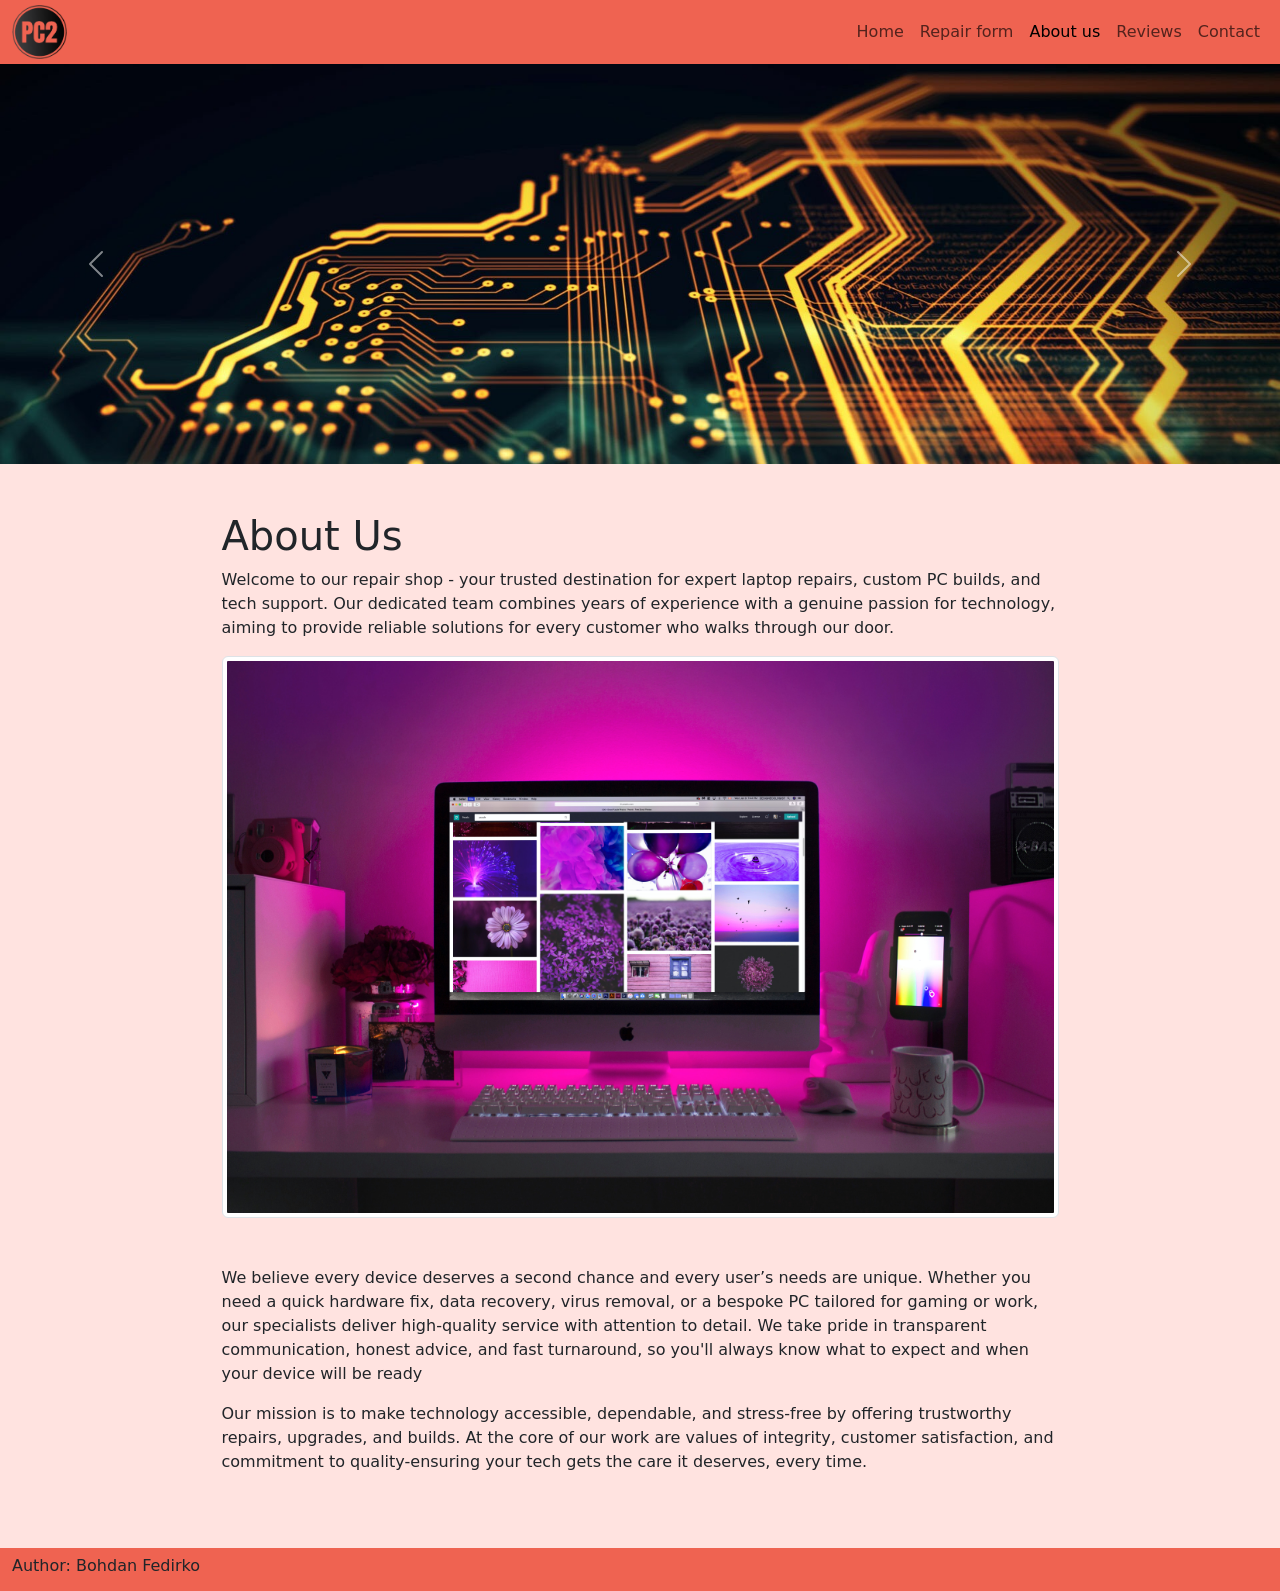
<file: about.html>
<!DOCTYPE html>
<html lang="en">
  <head>
    <meta charset="UTF-8" />
    <meta http-equiv="X-UA-Compatible" content="IE=edge" />
    <meta name="viewport" content="width=device-width, initial-scale=1.0" />
    <link rel="shortcut icon" href="images/logo.svg" type="image/x-icon" />
    <link
      href="https://cdn.jsdelivr.net/npm/bootstrap@5.3.0-alpha1/dist/css/bootstrap.min.css"
      rel="stylesheet"
      integrity="sha384-GLhlTQ8iRABdZLl6O3oVMWSktQOp6b7In1Zl3/Jr59b6EGGoI1aFkw7cmDA6j6gD"
      crossorigin="anonymous"
    />
    <link rel="stylesheet" href="style.css" />
    <title>PC2 | About us</title>
  </head>
  <body>
    <nav class="navbar navbar-expand-lg bg-body-tertiary" id="nav">
      <div class="container-fluid" id="navbarr">
        <a class="navbar-brand" href="index.html"
          ><img src="images/logo2.svg" alt="Logo PC2" class="log"
        /></a>
        <button
          class="navbar-toggler"
          type="button"
          data-bs-toggle="collapse"
          data-bs-target="#navbarSupportedContent"
          aria-controls="navbarSupportedContent"
          aria-expanded="false"
          aria-label="Toggle navigation"
        >
          <span class="navbar-toggler-icon"></span>
        </button>
        <div class="collapse navbar-collapse" id="navbarSupportedContent">
          <ul class="navbar-nav ms-auto mb-2 mb-lg-0">
            <li class="nav-item">
              <a class="nav-link" aria-current="page" href="index.html">Home</a>
            </li>
            <li class="nav-item">
              <a class="nav-link" aria-current="page" href="rep.html"
                >Repair form</a
              >
            </li>
            <li class="nav-item">
              <a class="nav-link active" href="about.html">About us</a>
            </li>
            <li>
              <a class="nav-link" href="reviews.html">Reviews</a>
            </li>
            <li class="nav-item">
              <a class="nav-link" href="contact.html">Contact</a>
            </li>
          </ul>
        </div>
      </div>
    </nav>
    <div id="carousele" class="carousel slide" data-bs-ride="carousel">
      <div class="carousel-inner">
        <div class="carousel-item active" data-bs-interval="10000">
          <img
            src="images/image1.jpg"
            class="d-block w-100"
            alt="Tech photo 1"
          />
        </div>
        <div class="carousel-item" data-bs-interval="10000">
          <img
            src="images/image2.jpg"
            class="d-block w-100"
            alt="Tech photo 2"
          />
        </div>
        <div class="carousel-item" data-bs-interval="10000">
          <img
            src="images/image3.jpg"
            class="d-block w-100"
            alt="Tech photo 3"
          />
        </div>
      </div>
      <button
        class="carousel-control-prev"
        type="button"
        data-bs-target="#carousele"
        data-bs-slide="prev"
      >
        <span class="carousel-control-prev-icon" aria-hidden="true"></span>
        <span class="visually-hidden">Previous</span>
      </button>
      <button
        class="carousel-control-next"
        type="button"
        data-bs-target="#carousele"
        data-bs-slide="next"
      >
        <span class="carousel-control-next-icon" aria-hidden="true"></span>
        <span class="visually-hidden">Next</span>
      </button>
    </div>
    <div class="container my-5">
      <div id="abouts">
        <h1>About Us</h1>
        <p>
          Welcome to our repair shop - your trusted destination for expert
          laptop repairs, custom PC builds, and tech support. Our dedicated team
          combines years of experience with a genuine passion for technology,
          aiming to provide reliable solutions for every customer who walks
          through our door.
        </p>
        <img src="images/photo1.jpg" class="img-thumbnail mb-5" />
        <p>
          We believe every device deserves a second chance and every user’s
          needs are unique. Whether you need a quick hardware fix, data
          recovery, virus removal, or a bespoke PC tailored for gaming or work,
          our specialists deliver high-quality service with attention to detail.
          We take pride in transparent communication, honest advice, and fast
          turnaround, so you'll always know what to expect and when your device
          will be ready
        </p>
        <p>
          Our mission is to make technology accessible, dependable, and
          stress-free by offering trustworthy repairs, upgrades, and builds. At
          the core of our work are values of integrity, customer satisfaction,
          and commitment to quality-ensuring your tech gets the care it
          deserves, every time.
        </p>
      </div>
    </div>
    <footer class="navbar navbar-expand-lg bottom" id="botm">
      <div class="container-fluid">
        <h6>Author: Bohdan Fedirko</h6>
      </div>
    </footer>
    <script
      src="https://cdn.jsdelivr.net/npm/bootstrap@5.3.0-alpha1/dist/js/bootstrap.bundle.min.js"
      integrity="sha384-w76AqPfDkMBDXo30jS1Sgez6pr3x5MlQ1ZAGC+nuZB+EYdgRZgiwxhTBTkF7CXvN"
      crossorigin="anonymous"
    ></script>
    <script
      src="https://code.jquery.com/jquery-3.6.3.js"
      integrity="sha256-nQLuAZGRRcILA+6dMBOvcRh5Pe310sBpanc6+QBmyVM="
      crossorigin="anonymous"
    ></script>
    <script src="scripts.js"></script>
  </body>
</html>
</file>
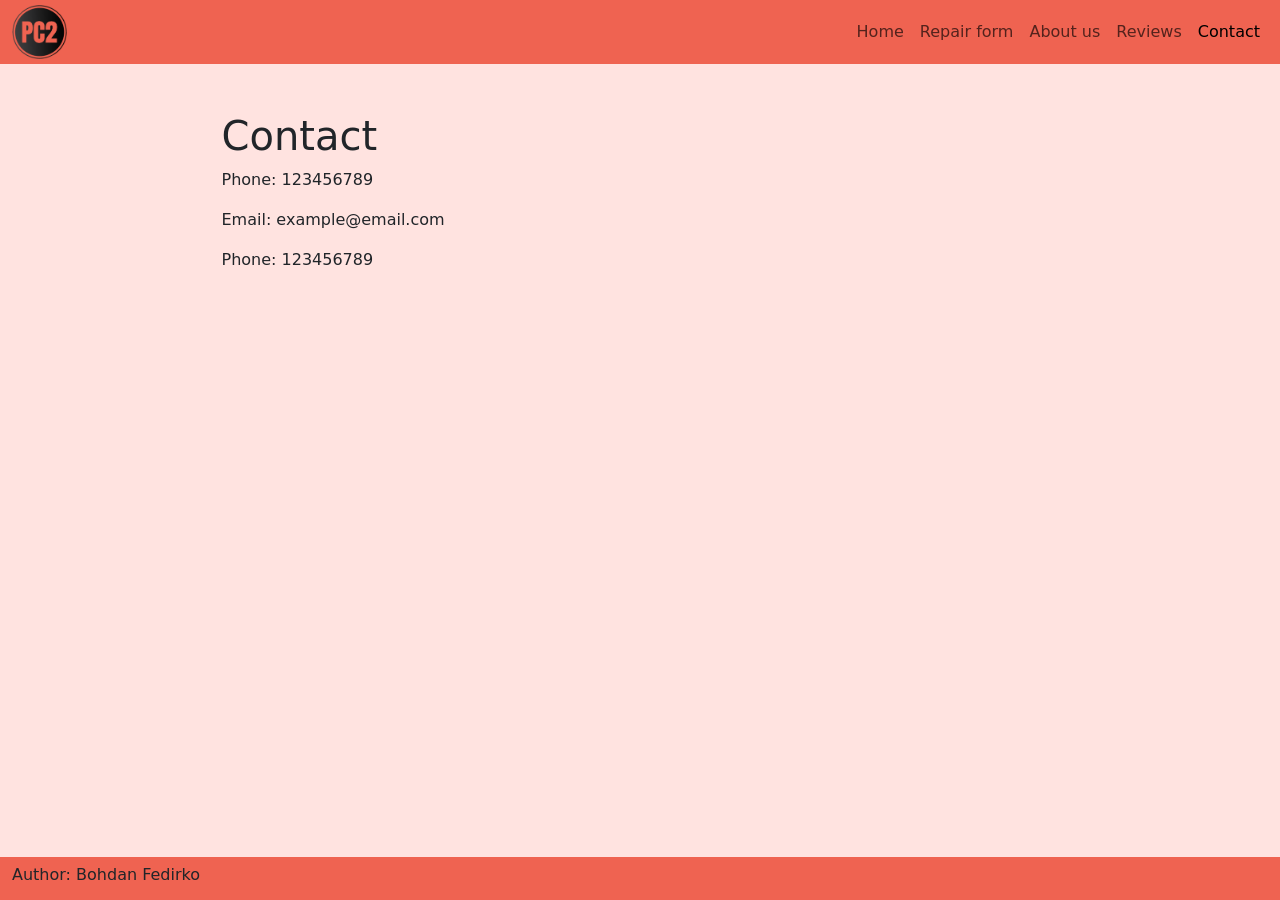
<file: contact.html>
<!DOCTYPE html>
<html lang="en">
  <head>
    <meta charset="UTF-8" />
    <meta http-equiv="X-UA-Compatible" content="IE=edge" />
    <meta name="viewport" content="width=device-width, initial-scale=1.0" />
    <link rel="shortcut icon" href="images/logo.svg" type="image/x-icon" />
    <link
      href="https://cdn.jsdelivr.net/npm/bootstrap@5.3.0-alpha1/dist/css/bootstrap.min.css"
      rel="stylesheet"
      integrity="sha384-GLhlTQ8iRABdZLl6O3oVMWSktQOp6b7In1Zl3/Jr59b6EGGoI1aFkw7cmDA6j6gD"
      crossorigin="anonymous"
    />
    <link rel="stylesheet" href="style.css" />
    <title>PC2 | Contact</title>
  </head>
  <body>
    <nav class="navbar navbar-expand-lg bg-body-tertiary" id="nav">
      <div class="container-fluid" id="navbarr">
        <a class="navbar-brand" href="index.html"
          ><img src="images/logo2.svg" alt="Logo PC2" class="log"
        /></a>
        <button
          class="navbar-toggler"
          type="button"
          data-bs-toggle="collapse"
          data-bs-target="#navbarSupportedContent"
          aria-controls="navbarSupportedContent"
          aria-expanded="false"
          aria-label="Toggle navigation"
        >
          <span class="navbar-toggler-icon"></span>
        </button>
        <div class="collapse navbar-collapse" id="navbarSupportedContent">
          <ul class="navbar-nav ms-auto mb-2 mb-lg-0">
            <li class="nav-item">
              <a class="nav-link" aria-current="page" href="index.html">Home</a>
            </li>
            <li class="nav-item">
              <a class="nav-link" aria-current="page" href="rep.html"
                >Repair form</a
              >
            </li>
            <li class="nav-item">
              <a class="nav-link" href="about.html">About us</a>
            </li>
            <li>
              <a class="nav-link" href="reviews.html">Reviews</a>
            </li>
            <li class="nav-item">
              <a class="nav-link active" href="contact.html">Contact</a>
            </li>
          </ul>
        </div>
      </div>
    </nav>
    <div class="container my-5">
      <div id="abouts">
        <h1>Contact</h1>
        <p>Phone: 123456789</p>
        <p>Email: example@email.com</p>
        <p>Phone: 123456789</p>
      </div>
    </div>
    <footer class="navbar navbar-expand-lg fixed-bottom" id="botm">
      <div class="container-fluid">
        <h6>Author: Bohdan Fedirko</h6>
      </div>
    </footer>
    <script
      src="https://cdn.jsdelivr.net/npm/bootstrap@5.3.0-alpha1/dist/js/bootstrap.bundle.min.js"
      integrity="sha384-w76AqPfDkMBDXo30jS1Sgez6pr3x5MlQ1ZAGC+nuZB+EYdgRZgiwxhTBTkF7CXvN"
      crossorigin="anonymous"
    ></script>
    <script
      src="https://code.jquery.com/jquery-3.6.3.js"
      integrity="sha256-nQLuAZGRRcILA+6dMBOvcRh5Pe310sBpanc6+QBmyVM="
      crossorigin="anonymous"
    ></script>
    <script src="scripts.js"></script>
  </body>
</html>
</file>
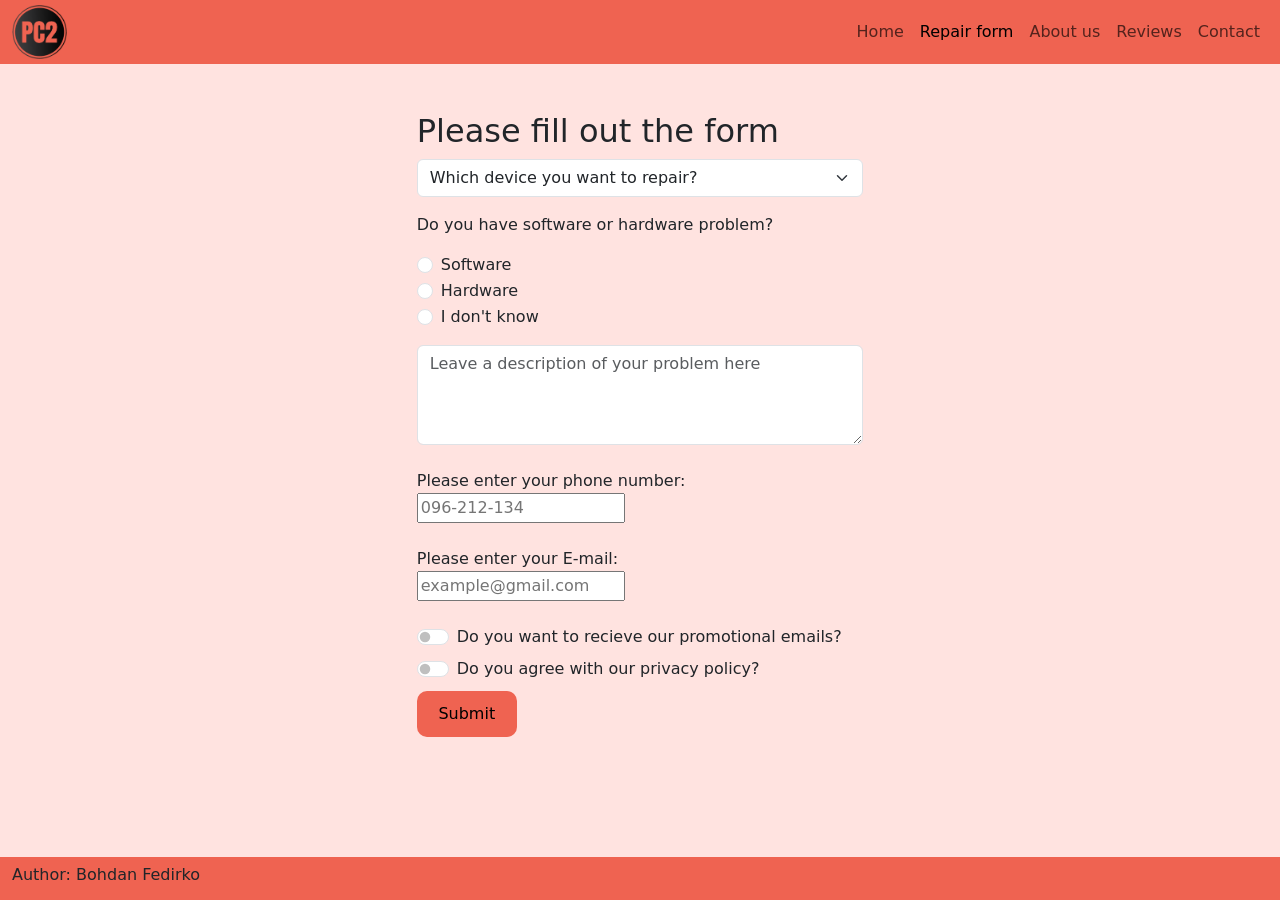
<file: rep.html>
<!DOCTYPE html>
<html lang="en">
  <head>
    <meta charset="UTF-8" />
    <meta http-equiv="X-UA-Compatible" content="IE=edge" />
    <meta name="viewport" content="width=device-width, initial-scale=1.0" />
    <link rel="shortcut icon" href="images/logo.svg" type="image/x-icon" />
    <link
      href="https://cdn.jsdelivr.net/npm/bootstrap@5.3.0-alpha1/dist/css/bootstrap.min.css"
      rel="stylesheet"
      integrity="sha384-GLhlTQ8iRABdZLl6O3oVMWSktQOp6b7In1Zl3/Jr59b6EGGoI1aFkw7cmDA6j6gD"
      crossorigin="anonymous"
    />
    <link rel="stylesheet" href="style.css" />
    <title>PC2 | Repair form</title>
  </head>
  <body>
    <nav class="navbar navbar-expand-lg bg-body-tertiary" id="nav">
      <div class="container-fluid" id="navbarr">
        <a class="navbar-brand" href="index.html"
          ><img src="images/logo2.svg" alt="Logo PC2" class="log"
        /></a>
        <button
          class="navbar-toggler"
          type="button"
          data-bs-toggle="collapse"
          data-bs-target="#navbarSupportedContent"
          aria-controls="navbarSupportedContent"
          aria-expanded="false"
          aria-label="Toggle navigation"
        >
          <span class="navbar-toggler-icon"></span>
        </button>
        <div class="collapse navbar-collapse" id="navbarSupportedContent">
          <ul class="navbar-nav ms-auto mb-2 mb-lg-0">
            <li class="nav-item">
              <a class="nav-link" aria-current="page" href="index.html">Home</a>
            </li>
            <li class="nav-item">
              <a class="nav-link active" aria-current="page" href="rep.html"
                >Repair form</a
              >
            </li>
            <li class="nav-item">
              <a class="nav-link" href="about.html">About us</a>
            </li>
            <li>
              <a class="nav-link" href="reviews.html">Reviews</a>
            </li>
            <li class="nav-item">
              <a class="nav-link" href="contact.html">Contact</a>
            </li>
          </ul>
        </div>
      </div>
    </nav>
    <div class="container">
      <div id="forma">
        <form action="thank.html">
          <div class="my-5">
            <h2>Please fill out the form</h2>
            <select
              class="form-select mb-3"
              aria-label="Which device you want to repair?"
              id="selektor"
            >
              <option selected>Which device you want to repair?</option>
              <option value="1">Laptop</option>
              <option value="2">Phone</option>
              <option value="3">Tablet</option>
            </select>
            <p>Do you have software or hardware problem?</p>
            <div class="form-check">
              <input
                class="form-check-input"
                type="radio"
                name="problem"
                id="problem1"
              />
              <label class="form-check-label" for="problem1"> Software </label>
            </div>
            <div class="form-check">
              <input
                class="form-check-input"
                type="radio"
                name="problem"
                id="problem2"
              />
              <label class="form-check-label" for="problem2"> Hardware </label>
            </div>
            <div class="form-check mb-3">
              <input
                class="form-check-input"
                type="radio"
                name="problem"
                id="problem3"
              />
              <label class="form-check-label" for="problem3">
                I don't know
              </label>
            </div>
            <textarea
              class="form-control"
              placeholder="Leave a description of your problem here"
              id="textareas"
            ></textarea>
            <div id="numba" class="my-4">
              <label for="problem4">Please enter your phone number:</label
              ><br />
              <input
                type="tel"
                name="number"
                id="problem4"
                required
                pattern="[0-9]{3}[0-9]{3}[0-9]{3}"
                placeholder="096-212-134"
              />
            </div>
            <div id="mail" class="my-4">
              <label for="problem5">Please enter your E-mail:</label><br />
              <input
                type="email"
                name="email"
                id="problem5"
                required
                placeholder="example@gmail.com"
              />
            </div>
            <div class="form-check form-switch my-2">
              <input
                class="form-check-input"
                type="checkbox"
                role="switch"
                id="prom"
              />
              <label class="form-check-label" for="prom"
                >Do you want to recieve our promotional emails?</label
              >
            </div>
            <div class="form-check form-switch">
              <input
                class="form-check-input"
                type="checkbox"
                role="switch"
                id="priv"
                required
              />
              <label class="form-check-label" for="priv"
                >Do you agree with our privacy policy?</label
              >
            </div>
            <input class="sub my-2" type="submit" value="Submit" />
          </div>
        </form>
      </div>
    </div>
    <footer class="navbar navbar-expand-lg fixed-bottom" id="botm">
      <div class="container-fluid">
        <h6>Author: Bohdan Fedirko</h6>
      </div>
    </footer>
    <script
      src="https://cdn.jsdelivr.net/npm/bootstrap@5.3.0-alpha1/dist/js/bootstrap.bundle.min.js"
      integrity="sha384-w76AqPfDkMBDXo30jS1Sgez6pr3x5MlQ1ZAGC+nuZB+EYdgRZgiwxhTBTkF7CXvN"
      crossorigin="anonymous"
    ></script>
    <script
      src="https://code.jquery.com/jquery-3.6.3.js"
      integrity="sha256-nQLuAZGRRcILA+6dMBOvcRh5Pe310sBpanc6+QBmyVM="
      crossorigin="anonymous"
    ></script>
    <script src="scripts.js"></script>
  </body>
</html>
</file>
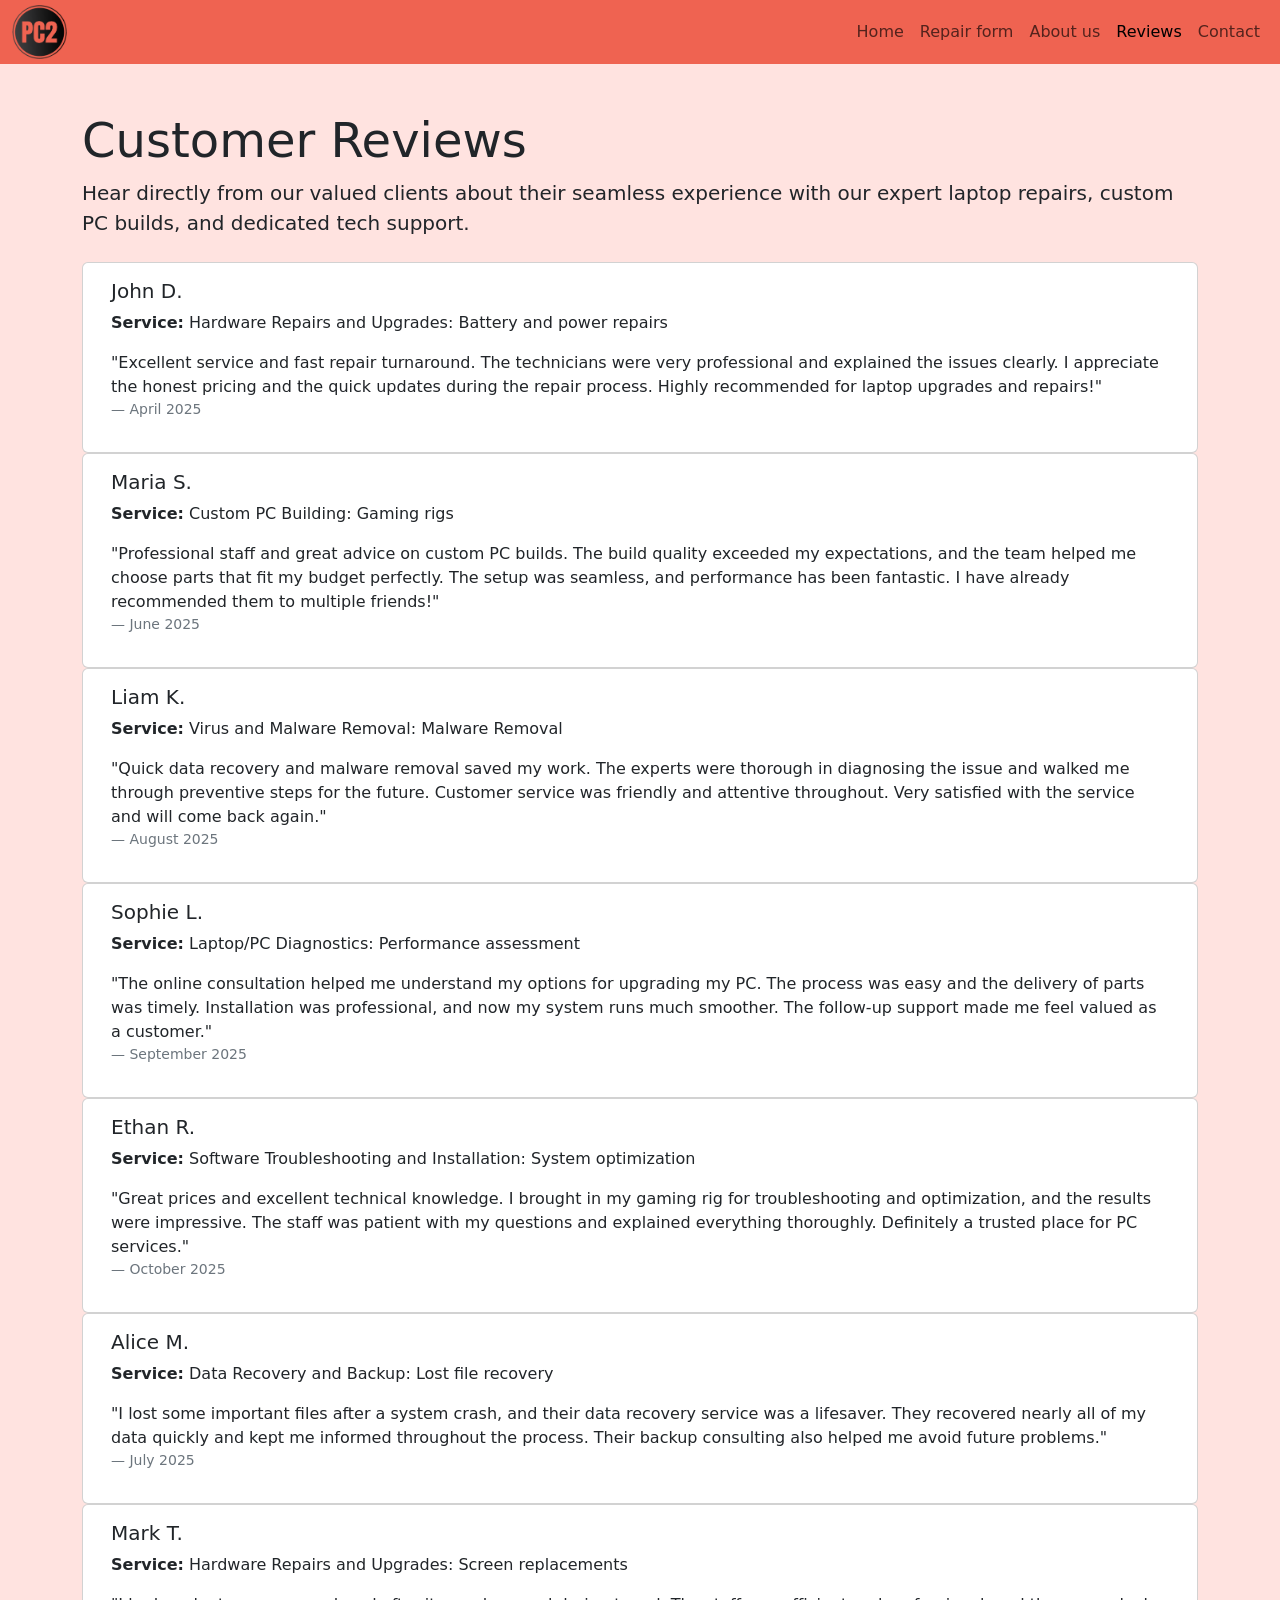
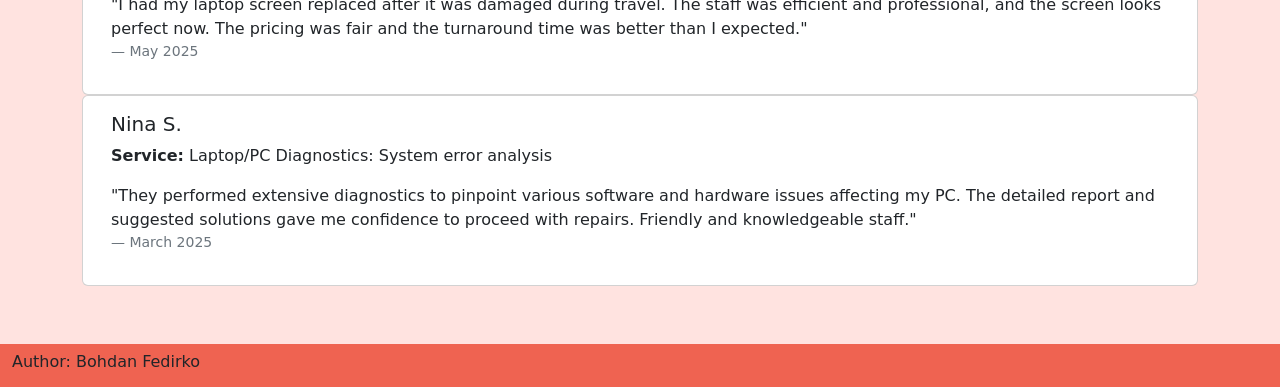
<file: reviews.html>
<!DOCTYPE html>
<html lang="en">
  <head>
    <meta charset="UTF-8" />
    <meta name="viewport" content="width=device-width, initial-scale=1" />
    <title>PC2 | Reviews</title>
    <link rel="shortcut icon" href="images/logo.svg" type="image/x-icon" />
    <link
      href="https://cdn.jsdelivr.net/npm/bootstrap@5.3.0-alpha1/dist/css/bootstrap.min.css"
      rel="stylesheet"
    />
    <link rel="stylesheet" href="style.css" />
  </head>
  <body>
    <nav class="navbar navbar-expand-lg bg-body-tertiary" id="nav">
      <div class="container-fluid" id="navbarr">
        <a class="navbar-brand" href="index.html"
          ><img src="images/logo2.svg" alt="Logo PC2" class="log"
        /></a>
        <button
          class="navbar-toggler"
          type="button"
          data-bs-toggle="collapse"
          data-bs-target="#navbarSupportedContent"
          aria-controls="navbarSupportedContent"
          aria-expanded="false"
          aria-label="Toggle navigation"
        >
          <span class="navbar-toggler-icon"></span>
        </button>
        <div class="collapse navbar-collapse" id="navbarSupportedContent">
          <ul class="navbar-nav ms-auto mb-2 mb-lg-0">
            <li class="nav-item">
              <a class="nav-link" aria-current="page" href="index.html">Home</a>
            </li>
            <li class="nav-item">
              <a class="nav-link" aria-current="page" href="rep.html"
                >Repair form</a
              >
            </li>
            <li class="nav-item">
              <a class="nav-link" href="about.html">About us</a>
            </li>
            <li>
              <a class="nav-link active" href="reviews.html">Reviews</a>
            </li>
            <li class="nav-item">
              <a class="nav-link" href="contact.html">Contact</a>
            </li>
          </ul>
        </div>
      </div>
    </nav>

    <main class="container my-5">
      <header class="mb-4">
        <h1 class="display-5">Customer Reviews</h1>
        <p class="lead">
          Hear directly from our valued clients about their seamless experience
          with our expert laptop repairs, custom PC builds, and dedicated tech
          support.
        </p>
      </header>

      <section aria-label="Customer reviews" class="container">
        <div class="row">
          <article class="card">
            <div class="card-body">
              <h2 class="card-title h5">John D.</h2>
              <p>
                <strong>Service:</strong> Hardware Repairs and Upgrades: Battery
                and power repairs
              </p>
              <p class="card-text">
                "Excellent service and fast repair turnaround. The technicians
                were very professional and explained the issues clearly. I
                appreciate the honest pricing and the quick updates during the
                repair process. Highly recommended for laptop upgrades and
                repairs!"
              </p>
              <footer class="blockquote-footer">April 2025</footer>
            </div>
          </article>

          <article class="card">
            <div class="card-body">
              <h2 class="card-title h5">Maria S.</h2>
              <p><strong>Service:</strong> Custom PC Building: Gaming rigs</p>
              <p class="card-text">
                "Professional staff and great advice on custom PC builds. The
                build quality exceeded my expectations, and the team helped me
                choose parts that fit my budget perfectly. The setup was
                seamless, and performance has been fantastic. I have already
                recommended them to multiple friends!"
              </p>
              <footer class="blockquote-footer">June 2025</footer>
            </div>
          </article>

          <article class="card">
            <div class="card-body">
              <h2 class="card-title h5">Liam K.</h2>
              <p>
                <strong>Service:</strong> Virus and Malware Removal: Malware
                Removal
              </p>
              <p class="card-text">
                "Quick data recovery and malware removal saved my work. The
                experts were thorough in diagnosing the issue and walked me
                through preventive steps for the future. Customer service was
                friendly and attentive throughout. Very satisfied with the
                service and will come back again."
              </p>
              <footer class="blockquote-footer">August 2025</footer>
            </div>
          </article>

          <article class="card">
            <div class="card-body">
              <h2 class="card-title h5">Sophie L.</h2>
              <p>
                <strong>Service:</strong> Laptop/PC Diagnostics: Performance
                assessment
              </p>
              <p class="card-text">
                "The online consultation helped me understand my options for
                upgrading my PC. The process was easy and the delivery of parts
                was timely. Installation was professional, and now my system
                runs much smoother. The follow-up support made me feel valued as
                a customer."
              </p>
              <footer class="blockquote-footer">September 2025</footer>
            </div>
          </article>

          <article class="card">
            <div class="card-body">
              <h2 class="card-title h5">Ethan R.</h2>
              <p>
                <strong>Service:</strong> Software Troubleshooting and
                Installation: System optimization
              </p>
              <p class="card-text">
                "Great prices and excellent technical knowledge. I brought in my
                gaming rig for troubleshooting and optimization, and the results
                were impressive. The staff was patient with my questions and
                explained everything thoroughly. Definitely a trusted place for
                PC services."
              </p>
              <footer class="blockquote-footer">October 2025</footer>
            </div>
          </article>

          <article class="card">
            <div class="card-body">
              <h2 class="card-title h5">Alice M.</h2>
              <p>
                <strong>Service:</strong> Data Recovery and Backup: Lost file
                recovery
              </p>
              <p class="card-text">
                "I lost some important files after a system crash, and their
                data recovery service was a lifesaver. They recovered nearly all
                of my data quickly and kept me informed throughout the process.
                Their backup consulting also helped me avoid future problems."
              </p>
              <footer class="blockquote-footer">July 2025</footer>
            </div>
          </article>

          <article class="card">
            <div class="card-body">
              <h2 class="card-title h5">Mark T.</h2>
              <p>
                <strong>Service:</strong> Hardware Repairs and Upgrades: Screen
                replacements
              </p>
              <p class="card-text">
                "I had my laptop screen replaced after it was damaged during
                travel. The staff was efficient and professional, and the screen
                looks perfect now. The pricing was fair and the turnaround time
                was better than I expected."
              </p>
              <footer class="blockquote-footer">May 2025</footer>
            </div>
          </article>

          <article class="card">
            <div class="card-body">
              <h2 class="card-title h5">Nina S.</h2>
              <p>
                <strong>Service:</strong> Laptop/PC Diagnostics: System error
                analysis
              </p>
              <p class="card-text">
                "They performed extensive diagnostics to pinpoint various
                software and hardware issues affecting my PC. The detailed
                report and suggested solutions gave me confidence to proceed
                with repairs. Friendly and knowledgeable staff."
              </p>
              <footer class="blockquote-footer">March 2025</footer>
            </div>
          </article>
        </div>
      </section>
    </main>

    <footer class="navbar navbar-expand-lg bottom" id="botm">
      <div class="container-fluid">
        <h6>Author: Bohdan Fedirko</h6>
      </div>
    </footer>

    <script src="https://cdn.jsdelivr.net/npm/bootstrap@5.3.0-alpha1/dist/js/bootstrap.bundle.min.js"></script>
    <script src="scripts.js"></script>
  </body>
</html>
</file>
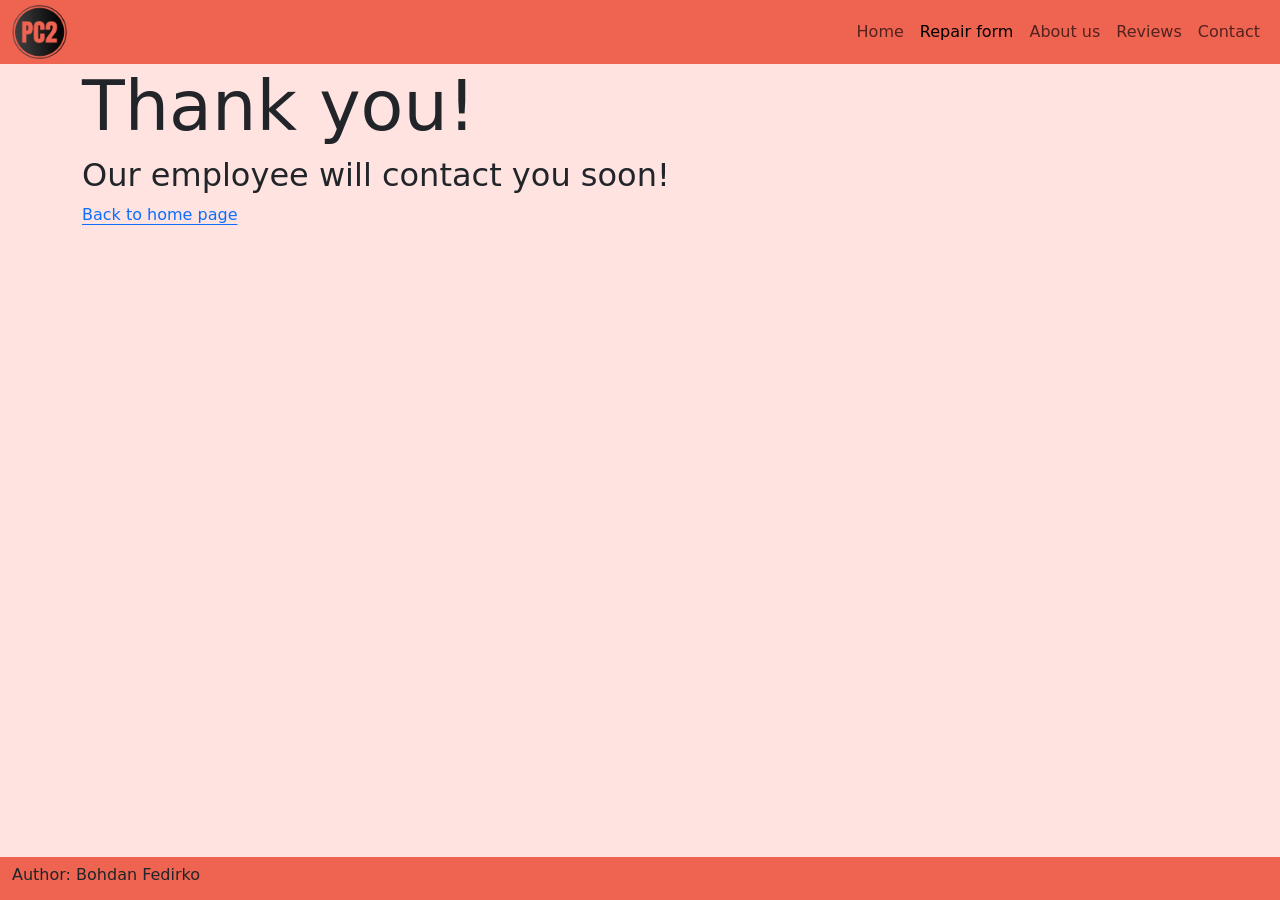
<file: thank.html>
<!DOCTYPE html>
<html lang="en">
  <head>
    <meta charset="UTF-8" />
    <meta http-equiv="X-UA-Compatible" content="IE=edge" />
    <meta name="viewport" content="width=device-width, initial-scale=1.0" />
    <link rel="shortcut icon" href="images/logo.svg" type="image/x-icon" />
    <link
      href="https://cdn.jsdelivr.net/npm/bootstrap@5.3.0-alpha1/dist/css/bootstrap.min.css"
      rel="stylesheet"
      integrity="sha384-GLhlTQ8iRABdZLl6O3oVMWSktQOp6b7In1Zl3/Jr59b6EGGoI1aFkw7cmDA6j6gD"
      crossorigin="anonymous"
    />
    <link rel="stylesheet" href="style.css" />
    <title>PC2 | Repair form</title>
  </head>
  <body>
    <nav class="navbar navbar-expand-lg bg-body-tertiary" id="nav">
      <div class="container-fluid" id="navbarr">
        <a class="navbar-brand" href="index.html"
          ><img src="images/logo2.svg" alt="Logo PC2" class="log"
        /></a>
        <button
          class="navbar-toggler"
          type="button"
          data-bs-toggle="collapse"
          data-bs-target="#navbarSupportedContent"
          aria-controls="navbarSupportedContent"
          aria-expanded="false"
          aria-label="Toggle navigation"
        >
          <span class="navbar-toggler-icon"></span>
        </button>
        <div class="collapse navbar-collapse" id="navbarSupportedContent">
          <ul class="navbar-nav ms-auto mb-2 mb-lg-0">
            <li class="nav-item">
              <a class="nav-link" aria-current="page" href="index.html"
                >Home</a
              >
            </li>
            <li class="nav-item">
              <a class="nav-link active" aria-current="page" href="rep.html"
                >Repair form</a
              >
            </li>
            <li class="nav-item">
              <a class="nav-link" href="about.html">About us</a>
            </li>
            <li>
              <a class="nav-link" href="reviews.html">Reviews</a>
            </li>
            <li class="nav-item">
              <a class="nav-link" href="contact.html">Contact</a>
            </li>
          </ul>
        </div>
      </div>
    </nav>
    <div class="container">
      <h1 class="bighead">Thank you!</h1>
      <h2>Our employee will contact you soon!</h2>
      <a href="index.html" class="link-offset-2 link-underline-opacity-25 link-underline-opacity-100-hover">Back to home page</a>
    </div>
    <footer class="navbar navbar-expand-lg fixed-bottom" id="botm">
      <div class="container-fluid">
        <h6>Author: Bohdan Fedirko</h6>
      </div>
    </footer>
    <script
      src="https://cdn.jsdelivr.net/npm/bootstrap@5.3.0-alpha1/dist/js/bootstrap.bundle.min.js"
      integrity="sha384-w76AqPfDkMBDXo30jS1Sgez6pr3x5MlQ1ZAGC+nuZB+EYdgRZgiwxhTBTkF7CXvN"
      crossorigin="anonymous"
    ></script>
    <script
      src="https://code.jquery.com/jquery-3.6.3.js"
      integrity="sha256-nQLuAZGRRcILA+6dMBOvcRh5Pe310sBpanc6+QBmyVM="
      crossorigin="anonymous"
    ></script>
    <script src="scripts.js"></script>
  </body>
</html>
</file>
<file: style.css>
body{
    display: flex;
  flex-direction: column;
  min-height: 100vh;
    background-color: #FFE3E0;
}

html, body{
    height: 100%;
    margin: 0;
    padding: 0;
}

main {
    flex: 1;
  }

.log{
    max-width: 20%;
}

#nav{
    padding: 0px;
}

#navbarr, #botm{
    background-color: #EF6351;
}

#botm{
    margin-top: 10px;
}

#wideban{
    background-color: black;
    height: 600px;
}

#orange-drop{
    background-color: #FFE3E0;
}

#abouts{
    width: 75%;
    margin: auto;
}

#forma{
    width: 40%;
    margin: auto;
}

#textareas{
    height: 100px;
}

.sub{
    background-color: #EF6351;
    padding: 10px;
    width: 100px;
    border: 1px solid #69292000;
    border-radius: 10px;
    transition: 0.1s;
}

.sub:hover{
    border: 1px solid #692920a8;
    background-color: #ef63517a;
}

.bighead{
    font-size: 70px;
}

@media (max-width:600px){
    #forma{
        width: 100%;
    }
}
</file>
